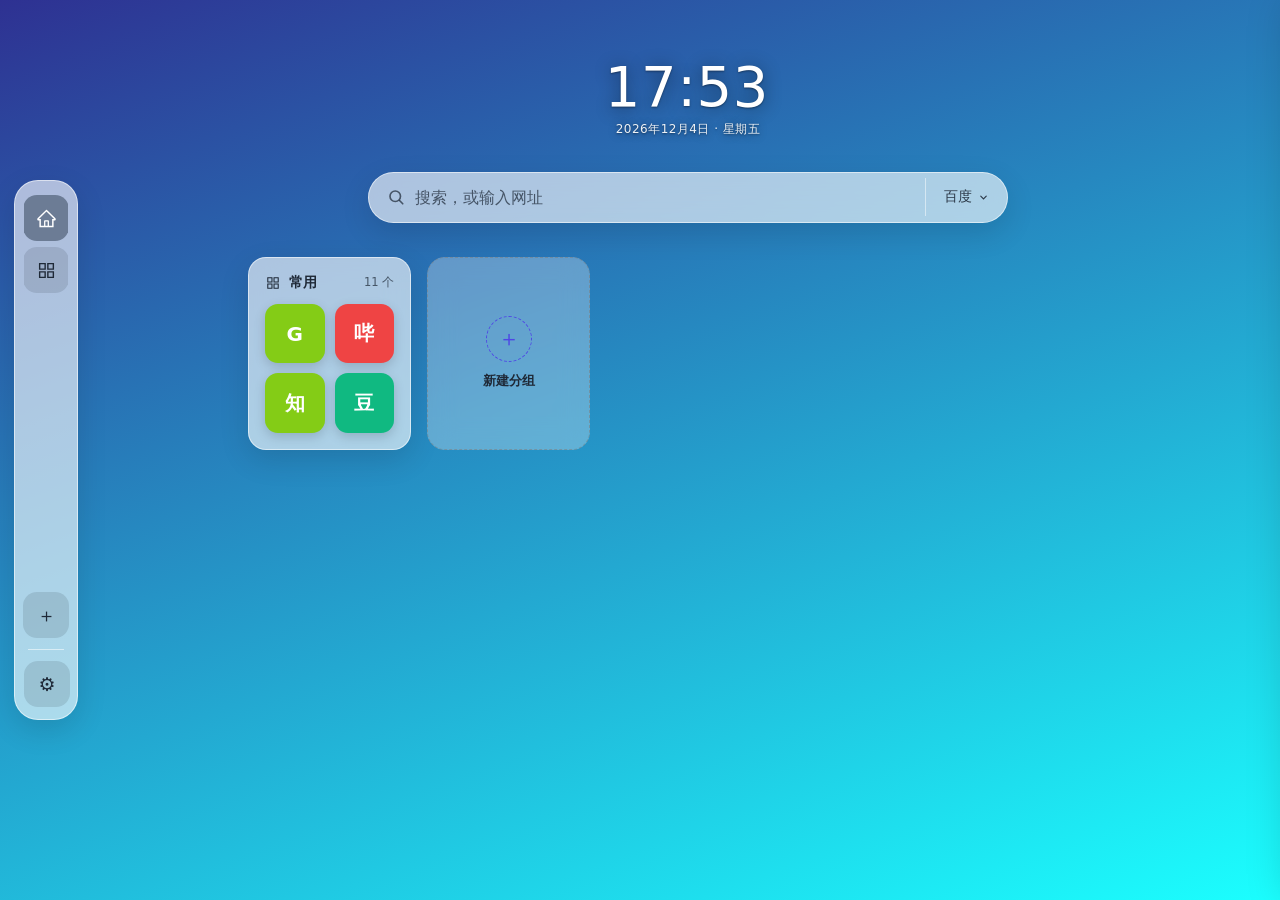
<file: index.html>
<!DOCTYPE html>
<html lang="zh-CN">
<head>
<meta charset="UTF-8">
<meta name="viewport" content="width=device-width, initial-scale=1">
<title>MyTab</title>
<link rel="stylesheet" href="styles.css">
</head>
<body>

<aside class="sidenav" id="sidenav" aria-label="分组导航">
  <nav class="snav-list" id="snavList"></nav>

  <div class="snav-actions">
    <button class="snav-btn" id="snavAdd" type="button" title="新建分组" aria-label="新建分组">
      <span class="snav-btn-ico">＋</span>
    </button>
  </div>

  <div class="snav-sep"></div>
  <button class="snav-btn" id="settingsBtn" type="button" title="设置" aria-label="设置">
    <span class="snav-btn-ico">⚙</span>
  </button>
</aside>

<main class="stage">
  <section class="hero" id="hero" title="点击缩小 / 恢复时间显示">
    <div class="clock" id="clock"><span id="timeText">--:--</span><span class="ampm" id="ampm"></span></div>
    <div class="date" id="date">----</div>
  </section>

  <section class="search-box" id="searchBox">
    <span class="search-icon">
      <svg width="18" height="18" viewBox="0 0 24 24" fill="none" stroke="currentColor" stroke-width="2.2" stroke-linecap="round"><circle cx="11" cy="11" r="7"/><path d="m21 21-4.3-4.3"/></svg>
    </span>
    <input class="search-input" id="searchInput" type="text" placeholder="搜索，或输入网址" autocomplete="off" spellcheck="false">
    <button class="engine-btn" id="engineBtn" type="button"><span id="engineName">百度</span>
      <svg width="11" height="11" viewBox="0 0 24 24" fill="none" stroke="currentColor" stroke-width="2.5" stroke-linecap="round"><path d="m6 9 6 6 6-6"/></svg>
    </button>
    <ul class="engine-menu" id="engineMenu"></ul>
  </section>

  <section class="view view-all active" id="viewAll">
    <div class="folder-grid" id="folderGrid"></div>
  </section>

  <section class="view view-group" id="viewGroup">
    <div class="tiles-row" id="tilesRow">
      <button type="button" class="pager-btn pager-side" id="pagerPrev" aria-label="上一页">‹</button>
      <section class="tiles" id="tiles"></section>
      <button type="button" class="pager-btn pager-side" id="pagerNext" aria-label="下一页">›</button>
    </div>

    <div class="tiles-bar" id="tilesBar">
      <span class="pager-info" id="pagerInfo">1 / 1</span>
    </div>
  </section>
</main>

<div class="mask" id="mask"></div>

<aside class="panel" id="panel" aria-label="设置面板">
  <button class="close" id="panelClose" type="button" aria-label="关闭">✕</button>
  <h2>设置</h2>
  <div class="sub">所有数据仅保存在本机浏览器，不上传、无账号、无广告。</div>

  <h3>外观</h3>
  <div class="seg" id="themeSeg">
    <button type="button" data-theme="system">跟随系统</button>
    <button type="button" data-theme="light">浅色</button>
    <button type="button" data-theme="dark">深色</button>
  </div>

  <h3>时间格式</h3>
  <div class="seg" id="hourSeg">
    <button type="button" data-hour="12">12 小时制</button>
    <button type="button" data-hour="24">24 小时制</button>
  </div>

  <h3>背景 · 渐变</h3>
  <div class="swatches" id="gradSwatches"></div>

  <h3>背景 · 纯色</h3>
  <div class="swatches" id="colorSwatches"></div>

  <h3>背景 · 本地图片</h3>
  <div class="upload-row">
    <button type="button" id="uploadBtn">选择图片…</button>
  </div>
  <div class="hint">支持 jpg/png/webp，建议 ≤ 4MB；恢复默认背景请用「数据管理 → 恢复默认」</div>

  <h3>磁贴</h3>
  <div class="hint">拖动磁贴即可排序（无需进入编辑）。要增删改磁贴，在<b>页面空白处右键 →「编辑当前主页 / 编辑当前分组」</b>进入编辑模式：点击磁贴修改、右上角 ✕ 删除；右键磁贴可打开快捷菜单</div>
  <label class="switch-row">
    <span>显示磁贴名称</span>
    <input type="checkbox" id="showNamesToggle">
    <span class="switch"></span>
  </label>

  <h3>网站图标</h3>
  <div class="upload-row">
    <button type="button" id="favPermBtn">授权获取图标</button>
  </div>
  <div class="hint">不授权时只能猜网站的 /favicon.ico，DeepSeek、豆包等站点会拿不到图标。授权后由后台读取网页里声明的图标地址，图标更准确；拒绝则回退为首字母色块。</div>

  <h3>分组</h3>
  <ul class="group-list" id="groupList"></ul>
  <div class="engine-add">
    <button type="button" id="groupAddBtn2">＋ 新建分组</button>
  </div>
  <div class="hint">点击分组名可编辑名称 / 图标；拖动左侧图标或主页卡片可排序；删除分组会同时删除组内磁贴</div>

  <h3>每页布局</h3>
  <div class="page-layout">
    <label class="sel-label">行数
      <select id="rowsSel">
        <option value="1">1</option>
        <option value="2" selected>2</option>
        <option value="3">3</option>
        <option value="4">4</option>
      </select>
    </label>
    <label class="sel-label">列数
      <select id="colsSel">
        <option value="3">3</option>
        <option value="4">4</option>
        <option value="5">5</option>
        <option value="6">6</option>
        <option value="7" selected>7</option>
        <option value="8">8</option>
      </select>
    </label>
  </div>
  <div class="hint">放不下的磁贴自动进入下一页，磁贴下方可翻页</div>

  <h3>搜索引擎</h3>
  <ul class="engine-list" id="engineList"></ul>
  <div class="engine-add">
    <input id="engineNameInput" type="text" placeholder="名称，如 必应" maxlength="12">
    <input id="engineUrlInput" type="text" placeholder="URL，含 {q}，如 https://…/search?q={q}">
    <button type="button" id="engineAddBtn">添加</button>
  </div>
  <div class="hint">拖动列表可调整顺序，<b>第一位为默认搜索引擎</b>；URL 用 <b>{q}</b> 表示搜索词。点「编辑」可改内置引擎的名称与网址（不会改动 MyTab 自带的默认值），点「删除」可移除不用的条目。</div>

  <h3>数据管理</h3>
  <div class="upload-row">
    <button type="button" id="resetAllBtn" class="dangerbtn">恢复默认</button>
    <button type="button" id="exportBtn">导出配置</button>
    <button type="button" id="importBtn">导入配置</button>
  </div>
  <label class="switch-row">
    <span>导出时包含背景图片</span>
    <input type="checkbox" id="exportBgToggle">
    <span class="switch"></span>
  </label>
  <div class="hint">导出为一个 <b>ZIP 压缩包</b>：里面是配置文件（分组、磁贴、搜索引擎、外观设置）和你的背景图片。导入时选同样的压缩包即可；也兼容旧版导出的单个 JSON 文件。<b>导入会覆盖当前的全部配置</b>，建议先导出一份备份。「恢复默认」会把外观、分组、磁贴、搜索引擎全部还原为出厂值，<b>无法撤销</b>。</div>

  <h3>关于</h3>
  <div class="about">
    MyTab v3.1.1 · 本地快速、零账号、零追踪的新标签页。<br>
    数据只存于本机 localStorage，不上传、无账号、无广告。<br>
    恢复默认外观：背景图片、磁贴、分组数据可用上方的「恢复默认」重置。<br>
    快捷键：按 <b>/</b> 聚焦搜索框。
  </div>
</aside>

<div class="dialog" id="dialog">
  <div class="dialog-card">
    <h3 id="dialogTitle">添加磁贴</h3>
    <label for="tileName">名称</label>
    <input id="tileName" type="text" placeholder="例如：哔哩哔哩" maxlength="12">
    <label for="tileUrl">网址</label>
    <input id="tileUrl" type="text" placeholder="例如：https://www.bilibili.com">
    <label for="tileGroup">所属分组</label>
    <select id="tileGroup"></select>
    <label>图标</label>
    <div class="icon-opts">
      <label class="icon-opt"><input type="radio" name="tileIcon" value="auto"><span>自动获取网站图标</span></label>
      <label class="icon-opt"><input type="radio" name="tileIcon" value="letter"><span>首字母</span></label>
    </div>
    <div class="icon-hint">「自动获取」由浏览器直接请求网站 favicon，失败自动回退首字母；成功获取的图标会缓存在本地。</div>
    <div class="dialog-actions">
      <button class="cancel" id="dialogCancel" type="button">取消</button>
      <button class="ok" id="dialogOk" type="button">添加</button>
    </div>
  </div>
</div>

<div class="ctx-menu" id="ctxMenu" role="menu"></div>
<div class="ctx-menu sub-menu" id="ctxSubMenu" role="menu"></div>

<div class="dialog" id="engineDialog">
  <div class="dialog-card">
    <h3 id="edTitle">编辑搜索引擎</h3>
    <label for="edName">名称</label>
    <input id="edName" type="text" placeholder="例如：Bing" maxlength="12">
    <label for="edUrl">网址</label>
    <input id="edUrl" type="text" placeholder="含 {q}，如 https://…/search?q={q}">
    <div class="icon-hint" id="edHint"></div>
    <div class="dialog-actions">
      <button class="cancel" id="edCancel" type="button">取消</button>
      <button class="ok" id="edOk" type="button">保存</button>
    </div>
  </div>
</div>

<div class="dialog" id="groupDialog">
  <div class="dialog-card">
    <h3 id="gdTitle">新建分组</h3>
    <div id="gdNameRow">
      <label for="gdName">分组名称</label>
      <input id="gdName" type="text" placeholder="例如：工作 / 开发 / 影音" maxlength="12">
    </div>
    <div id="gdIconSection">
      <label for="gdIconSearch">分组图标</label>
      <input id="gdIconSearch" type="text" placeholder="搜索图标名称，如：首页 / 文件夹 / folder" autocomplete="off">
      <div class="icon-pick" id="gdIconPick"></div>
      <div class="icon-hint" id="gdIconHint"></div>
    </div>
    <div class="dialog-actions">
      <button class="cancel" id="gdCancel" type="button">取消</button>
      <button class="ok" id="gdOk" type="button">创建</button>
    </div>
  </div>
</div>

<input type="file" id="fileInput" accept="image/*" hidden>
<input type="file" id="importFileInput" accept="application/zip,application/json,.zip,.json" hidden>

<script src="app.js"></script>
</body>
</html>
</file>
<file: styles.css>
/* ================= MyTab v1.0.0 ================= */

:root {
  --fg: #1f2937;
  --fg-soft: rgba(31, 41, 55, .72);
  --card: rgba(255, 255, 255, .62);
  --card-border: rgba(255, 255, 255, .55);
  --tile-bg: rgba(255, 255, 255, .58);
  --tile-hover: rgba(255, 255, 255, .85);
  --accent: #4f46e5;
  --shadow: 0 10px 30px rgba(0, 0, 0, .12);
  --text-shadow: 0 1px 2px rgba(255, 255, 255, .35);
  --rail-tile: rgba(17, 24, 39, .12);
  --rail-tile-hover: rgba(17, 24, 39, .21);
  --rail-active: rgba(100, 116, 139, .88);
  --rail-active-fg: #fff;
}
html[data-theme="dark"] {
  --fg: #f3f4f6;
  --fg-soft: rgba(243, 244, 246, .68);
  --card: rgba(17, 24, 39, .52);
  --card-border: rgba(255, 255, 255, .09);
  --tile-bg: rgba(31, 41, 55, .62);
  --tile-hover: rgba(55, 65, 81, .8);
  --accent: #818cf8;
  --shadow: 0 10px 30px rgba(0, 0, 0, .45);
  --text-shadow: 0 1px 3px rgba(0, 0, 0, .55);
  --rail-tile: rgba(255, 255, 255, .09);
  --rail-tile-hover: rgba(255, 255, 255, .18);
  --rail-active: rgba(148, 163, 184, .38);
  --rail-active-fg: #fff;
}

* { box-sizing: border-box; margin: 0; padding: 0; }
html, body { height: 100%; }
body {
  font-family: system-ui, -apple-system, "Segoe UI", "Microsoft YaHei", "PingFang SC", sans-serif;
  color: var(--fg);
  background-color: #e8ebf0;
  background-size: cover;
  background-position: center;
  background-attachment: fixed;
  display: flex;
  align-items: flex-start;
  justify-content: center;
  min-height: 100vh;
  padding-left: 96px; /* 让出左侧图标分组栏的位置 */
  transition: color .3s ease;
}
.stage {
  width: min(880px, calc(100vw - 124px));
  display: flex;
  flex-direction: column;
  align-items: center;
  gap: 34px;
  /* 顶部固定起点：切换「主页 / 分组」时时钟不会上下跳 */
  padding: 58px 0 96px;
}

/* ---------- 时钟 / 日期（白色） ---------- */
.hero { text-align: center; user-select: none; cursor: pointer; transition: padding .25s ease; }
.hero:hover .date { opacity: 1; }
.clock { font-size: clamp(64px, 12vw, 158px); font-weight: 300; line-height: 1.05; letter-spacing: .01em; font-variant-numeric: tabular-nums; color: #fff; text-shadow: 0 2px 18px rgba(0, 0, 0, .45), 0 1px 2px rgba(0, 0, 0, .40); transition: font-size .25s ease; }
.clock .ampm { font-size: .22em; font-weight: 500; vertical-align: super; margin-left: .18em; letter-spacing: .06em; color: rgba(255, 255, 255, .88); text-shadow: 0 1px 6px rgba(0, 0, 0, .4); }
.date { font-size: clamp(13px, 1.6vw, 16px); color: rgba(255, 255, 255, .92); text-shadow: 0 1px 10px rgba(0, 0, 0, .45), 0 1px 2px rgba(0, 0, 0, .35); margin-top: 10px; letter-spacing: .04em; transition: margin .25s ease, font-size .25s ease; }

/* 紧凑模式（点击时间/日期切换） */
body.compact-clock .clock { font-size: clamp(34px, 5vw, 56px); }
body.compact-clock .date { font-size: 12px; margin-top: 4px; }
body.compact-clock .hero { padding: 0; }

/* ---------- 搜索 ---------- */
.search-box {
  position: relative;
  z-index: 6; /* 高于磁贴层，避免下拉菜单被图标盖住 */
  display: flex;
  align-items: center;
  width: clamp(320px, 56vw, 640px);
  background: var(--card);
  border: 1px solid var(--card-border);
  border-radius: 999px;
  backdrop-filter: blur(14px);
  -webkit-backdrop-filter: blur(14px);
  box-shadow: var(--shadow);
  transition: box-shadow .25s ease, transform .25s ease;
}
.search-box:focus-within { box-shadow: 0 14px 40px rgba(0,0,0,.18); transform: translateY(-1px); }
.search-icon { flex: none; margin-left: 18px; color: var(--fg-soft); display: flex; }
.search-input {
  flex: 1;
  border: 0;
  outline: 0;
  background: transparent;
  color: var(--fg);
  font-size: 16px;
  padding: 15px 10px;
  font-family: inherit;
  min-width: 0;
}
.search-input::placeholder { color: var(--fg-soft); }
.engine-btn {
  flex: none;
  display: flex; align-items: center; gap: 6px;
  border: 0;
  background: transparent;
  color: var(--fg);
  font-size: 14px;
  font-family: inherit;
  cursor: pointer;
  padding: 10px 18px;
  border-left: 1px solid var(--card-border);
  opacity: .9;
}
.engine-btn:hover { opacity: 1; }
.engine-menu {
  position: absolute;
  top: calc(100% + 8px);
  right: 0;
  min-width: 170px;
  background: var(--card);
  border: 1px solid var(--card-border);
  border-radius: 14px;
  backdrop-filter: blur(18px);
  -webkit-backdrop-filter: blur(18px);
  box-shadow: var(--shadow);
  list-style: none;
  padding: 6px;
  z-index: 30;
  display: none;
  max-height: 60vh;
  overflow-y: auto;
}
.engine-menu.open { display: block; }
.engine-menu li {
  padding: 9px 14px;
  border-radius: 9px;
  font-size: 14px;
  cursor: pointer;
}
.engine-menu li:hover { background: var(--tile-hover); }
.engine-menu li.active { font-weight: 600; color: var(--accent); }

/* ---------- 磁贴 ---------- */
.tiles {
  display: grid;
  grid-template-columns: repeat(var(--page-cols, 7), 92px);
  justify-content: center;
  gap: 18px;
  max-width: 100%;
}
.tile {
  display: flex;
  flex-direction: column;
  align-items: center;
  gap: 8px;
  width: 92px;
  padding: 14px 8px 10px;
  border-radius: 18px;
  text-decoration: none;
  color: var(--fg);
  position: relative;
  cursor: pointer;          /* 悬浮时是普通指针，不是拖拽指针 */
  transition: transform .18s ease, background .18s ease;
}
.tile:active { cursor: grab; }      /* 左键按住时才显示拖拽指针 */
.tile:hover { background: var(--tile-bg); backdrop-filter: blur(10px); -webkit-backdrop-filter: blur(10px); transform: translateY(-4px); }
.tile.dragging { opacity: .35; transform: scale(.96); cursor: grabbing; }
.tile.drop-target { outline: 2px dashed var(--accent); outline-offset: 2px; }
.tile-avatar {
  width: 56px; height: 56px;
  border-radius: 16px;
  display: flex; align-items: center; justify-content: center;
  font-size: 26px; font-weight: 700; color: #fff;
  box-shadow: 0 6px 16px rgba(0,0,0,.18);
  user-select: none;
  overflow: hidden;
}
/* 方案 C：拿到 favicon 后去掉「纯白底板 + 容器阴影」，
   改成图标裸站在背景上，靠 drop-shadow 制造层次。 */
.tile-avatar.has-img {
  background: transparent !important;
  box-shadow: none;
  overflow: visible;          /* 让图标投影溢出容器，不被圆角裁掉 */
}
.tile-avatar .tile-img {
  width: 100%; height: 100%;
  object-fit: contain;
  border-radius: 12px;
  padding: 5px;
  background: transparent;
  box-shadow: none;
  filter: drop-shadow(0 1px 2px rgba(0, 0, 0, .18)) drop-shadow(0 6px 12px rgba(0, 0, 0, .26));
}
.tile-name {
  width: 56px;
  font-size: 12px;
  overflow: hidden;
  text-overflow: ellipsis;
  white-space: nowrap;
  text-align: center;
  text-shadow: var(--text-shadow);
}
.tile-del {
  position: absolute; top: -6px; right: -6px;
  width: 22px; height: 22px; border-radius: 50%;
  border: 0; cursor: pointer;
  background: #ef4444; color: #fff; font-size: 12px; line-height: 1;
  display: none; align-items: center; justify-content: center;
  box-shadow: 0 3px 8px rgba(0,0,0,.25);
}
body.hide-names .tile-name { display: none; }

/* 磁贴名称开关 */
.switch-row {
  display: flex;
  align-items: center;
  justify-content: space-between;
  gap: 10px;
  margin-top: 14px;
  font-size: 13px;
  color: var(--fg);
  cursor: pointer;
  user-select: none;
}
.switch-row input { display: none; }
.switch-row .switch {
  position: relative;
  flex: none;
  width: 40px;
  height: 22px;
  border-radius: 999px;
  background: var(--tile-bg);
  border: 1px solid var(--card-border);
  transition: background .2s ease;
}
.switch-row .switch::after {
  content: '';
  position: absolute;
  top: 2px;
  left: 2px;
  width: 16px;
  height: 16px;
  border-radius: 50%;
  background: #fff;
  box-shadow: 0 1px 3px rgba(0, 0, 0, .25);
  transition: transform .2s ease;
}
.switch-row input:checked + .switch { background: var(--accent); border-color: transparent; }
.switch-row input:checked + .switch::after { transform: translateX(18px); }

body.editing .tile-del { display: flex; }
.tiles-bar {
  display: flex;
  align-items: center;
  justify-content: center;
  gap: 18px;
  margin-top: 4px;
}
.tiles-row {
  display: flex;
  align-items: center;
  justify-content: center;
  gap: 16px;
  width: 100%;
}
.tiles-row .tiles { flex: 0 1 auto; max-width: 100%; }
.pager-btn {
  width: 34px; height: 34px; border-radius: 50%;
  border: 1px solid var(--card-border);
  background: var(--card);
  backdrop-filter: blur(12px);
  -webkit-backdrop-filter: blur(12px);
  color: var(--fg);
  font-size: 18px; line-height: 1;
  cursor: pointer;
  box-shadow: var(--shadow);
  flex: none;
}
.pager-btn:hover:not(:disabled) { background: var(--tile-hover); }
.pager-btn:disabled { opacity: .35; cursor: default; }
.pager-side { display: none; align-items: center; justify-content: center; }
.tiles-row.multi .pager-side { display: flex; }
.pager-info { display: none; font-size: 12.5px; color: var(--fg-soft); }
.tiles-bar.multi .pager-info { display: inline-block; }

/* ---------- 设置 ---------- */
.mask {
  position: fixed; inset: 0;
  background: rgba(0,0,0,.25);
  opacity: 0; pointer-events: none;
  transition: opacity .25s ease;
  z-index: 50;
}
.mask.open { opacity: 1; pointer-events: auto; }
.panel {
  position: fixed; top: 0; right: 0; bottom: 0;
  width: min(390px, 92vw);
  background: var(--card);
  backdrop-filter: blur(22px);
  -webkit-backdrop-filter: blur(22px);
  border-left: 1px solid var(--card-border);
  box-shadow: -12px 0 40px rgba(0,0,0,.18);
  z-index: 60;
  transform: translateX(105%);
  transition: transform .28s ease;
  overflow-y: auto;
  padding: 26px 24px 40px;
  color: var(--fg);
}
.panel.open { transform: translateX(0); }
.panel h2 { font-size: 18px; font-weight: 650; margin-bottom: 4px; }
.panel .sub { font-size: 12.5px; color: var(--fg-soft); margin-bottom: 20px; }
.panel h3 { font-size: 13px; font-weight: 600; color: var(--fg-soft); letter-spacing: .08em; margin: 20px 0 10px; text-transform: uppercase; }
.panel h3:first-of-type { margin-top: 8px; }
.panel .close {
  position: absolute; top: 18px; right: 18px;
  width: 34px; height: 34px; border-radius: 50%;
  border: 1px solid var(--card-border); background: var(--tile-bg); color: var(--fg);
  cursor: pointer; font-size: 15px;
}
.seg { display: flex; background: var(--tile-bg); border-radius: 12px; padding: 4px; gap: 4px; }
.seg button {
  flex: 1; border: 0; background: transparent; color: var(--fg);
  font-family: inherit; font-size: 13.5px; padding: 8px 4px;
  border-radius: 9px; cursor: pointer; opacity: .75;
}
.seg button.active { background: var(--card); box-shadow: 0 2px 8px rgba(0,0,0,.12); opacity: 1; font-weight: 600; }
.swatches { display: grid; grid-template-columns: repeat(6, 1fr); gap: 10px; }
.swatch {
  aspect-ratio: 1; border-radius: 12px; border: 2px solid transparent;
  cursor: pointer; box-shadow: 0 2px 6px rgba(0,0,0,.15);
}
.swatch.active { border-color: var(--accent); }
.upload-row { display: flex; gap: 10px; align-items: center; margin-top: 12px; }
.upload-row button {
  border: 1px solid var(--card-border); background: var(--tile-bg); color: var(--fg);
  font-family: inherit; font-size: 13px; padding: 9px 14px; border-radius: 10px; cursor: pointer;
}
.upload-row button:hover { background: var(--tile-hover); }
.panel .hint { font-size: 12px; color: var(--fg-soft); margin-top: 8px; line-height: 1.6; }
.engine-list { list-style: none; display: flex; flex-direction: column; gap: 6px; }
.engine-list li {
  display: flex; align-items: center; gap: 8px;
  font-size: 13px; padding: 7px 10px;
  background: var(--tile-bg); border-radius: 9px;
  cursor: grab;
}
.engine-list li.dragging { opacity: .4; }
.engine-list li .ename { font-weight: 600; flex: none; }
.engine-list li .eurl { flex: 1; color: var(--fg-soft); overflow: hidden; text-overflow: ellipsis; white-space: nowrap; font-size: 12px; }
.engine-list li .efirst {
  flex: none;
  font-size: 10.5px;
  padding: 2px 7px;
  border-radius: 999px;
  background: var(--accent);
  color: #fff;
  white-space: nowrap;
}
.engine-list li .edel {
  flex: none; border: 0; background: transparent; color: #ef4444;
  cursor: pointer; font-size: 13px; opacity: .7;
}
.engine-list li .edel:hover { opacity: 1; }
.engine-list li .eedit {
  flex: none; border: 0; background: transparent; color: var(--fg-soft);
  cursor: pointer; font-size: 13px; opacity: .7; padding: 0 2px;
}
.engine-list li .eedit:hover { opacity: 1; color: var(--accent); }
.engine-list li .ename { cursor: pointer; }
.engine-list li .ename:hover { color: var(--accent); }
.engine-list li .etag { flex: none; font-size: 11px; color: var(--fg-soft); opacity: .7; }
.engine-add { display: flex; gap: 8px; margin-top: 10px; flex-wrap: wrap; }
.engine-add input {
  flex: 1; min-width: 100px;
  padding: 9px 11px; border-radius: 9px; font-size: 12.5px;
  border: 1px solid var(--card-border); background: var(--tile-bg); color: var(--fg);
  font-family: inherit; outline: none;
}
.engine-add input:focus { border-color: var(--accent); }
.engine-add button {
  flex: none; border: 0; border-radius: 9px; padding: 9px 14px;
  background: var(--accent); color: #fff; font-family: inherit; font-size: 12.5px; cursor: pointer;
}
/* 「恢复默认」这类次要操作：低调的描边按钮，不抢主按钮的视觉重量 */
.engine-add button.linkbtn {
  background: transparent; color: var(--fg-soft);
  border: 1px solid var(--card-border); padding: 7px 12px;
  text-decoration: none; text-underline-offset: 3px;
}
.engine-add button.linkbtn:hover { color: var(--accent); border-color: var(--accent); }
/* 破坏性操作（「全部恢复默认」）：红色描边，和普通按钮明显区分 */
.dangerbtn {
  border: 1px solid rgba(239, 68, 68, .55); background: transparent; color: #ef4444;
  font-family: inherit; font-size: 12.5px; padding: 8px 14px; border-radius: 9px; cursor: pointer;
}
.dangerbtn:hover { border-color: #ef4444; background: rgba(239, 68, 68, .1); }
.panel .about { font-size: 12.5px; color: var(--fg-soft); line-height: 1.7; }
.page-layout { display: flex; gap: 14px; margin-top: 4px; }
.sel-label { display: flex; align-items: center; gap: 8px; font-size: 13px; color: var(--fg); }
.sel-label select {
  border: 1px solid var(--card-border);
  background: var(--tile-bg);
  color: var(--fg);
  font-family: inherit;
  font-size: 13px;
  padding: 6px 10px;
  border-radius: 9px;
  cursor: pointer;
  outline: none;
}
.sel-label select:focus { border-color: var(--accent); }

/* ---------- 左侧图标分组栏（WeTab 风格） ---------- */
.sidenav {
  position: fixed;
  left: 14px;
  top: 20vh;                 /* 固定为页面高度的 60%，垂直居中 */
  width: 64px;
  height: 60vh;
  display: flex;
  flex-direction: column;
  align-items: stretch;
  gap: 6px;
  padding: 12px 9px;
  background: var(--card);
  border: 1px solid var(--card-border);
  border-radius: 24px;
  box-shadow: var(--shadow);
  color: var(--fg);
  z-index: 40;
}
.snav-sep { height: 1px; background: var(--card-border); margin: 5px 4px; flex: none; }
.snav-list {
  display: flex; flex-direction: column; align-items: center; gap: 6px;
  flex: 1 1 auto; width: 100%;
  overflow-y: auto; min-height: 0;
  overscroll-behavior: contain;
  padding: 2px 0;
  scrollbar-width: none;
}
.snav-list::-webkit-scrollbar { width: 0; height: 0; }
.snav-item {
  position: relative;
  display: flex; align-items: center; justify-content: center;
  width: 46px; height: 46px;
  padding: 0;
  border-radius: 14px;
  background: var(--rail-tile);
  color: var(--fg);
  cursor: pointer;
  user-select: none;
  flex: none;
  transition: background .16s ease, transform .16s ease;
}
.snav-item:hover { background: var(--rail-tile-hover); }
.snav-item.active { background: var(--rail-active); color: var(--rail-active-fg); }
.snav-ico {
  width: 100%; height: 100%;
  display: flex; align-items: center; justify-content: center;
  font-size: 21px; line-height: 1; text-align: center;
}
.snav-item.drop-target { background: var(--accent); color: #fff; transform: scale(1.05); box-shadow: 0 0 0 3px rgba(79, 70, 229, .28); }
.snav-item.drop-before::before,
.snav-item.drop-after::after {
  content: '';
  position: absolute;
  left: 5px; right: 5px;
  height: 2px;
  border-radius: 2px;
  background: var(--accent);
}
.snav-item.drop-before::before { top: -4px; }
.snav-item.drop-after::after { bottom: -4px; }
.snav-item.dragging { opacity: .4; }
.snav-item:focus-visible,
.snav-btn:focus-visible,
.tile:focus-visible { outline: 2px solid var(--accent); outline-offset: 2px; }
.snav-actions {
  display: flex; flex-direction: column; align-items: center; gap: 6px;
  flex: none; width: 100%;
}
.snav-btn {
  width: 46px; height: 46px;
  display: flex; align-items: center; justify-content: center;
  padding: 0;
  border: 0;
  border-radius: 14px;
  background: var(--rail-tile);
  color: var(--fg);
  font-family: inherit;
  font-size: 13.5px;
  cursor: pointer;
  text-align: center;
  transition: background .16s ease, color .16s ease;
}
.snav-btn:hover { background: var(--rail-tile-hover); }
.snav-btn.active { background: var(--rail-active); color: #fff; }
.snav-btn-ico { flex: none; width: auto; text-align: center; font-size: 19px; line-height: 1; }
.snav-btn-tx { display: none; }

/* 分组名 tooltip */
.snav-tip {
  position: fixed;
  left: 0; top: 0;
  z-index: 360;
  display: flex; align-items: center; gap: 8px;
  max-width: 240px;
  padding: 8px 12px;
  border-radius: 9px;
  background: rgba(17, 24, 39, .92);
  color: #fff;
  font-size: 12.5px;
  line-height: 1.2;
  white-space: nowrap;
  pointer-events: none;
  transform: translateY(-50%);
  box-shadow: 0 6px 20px rgba(0, 0, 0, .22);
}
.snav-tip.show { opacity: 1; }
.snav-tip::before {
  content: '';
  position: absolute;
  left: -5px; top: 50%;
  width: 10px; height: 10px;
  background: rgba(17, 24, 39, .92);
  border-radius: 2px;
  transform: translateY(-50%) rotate(45deg);
}
.snav-tip .tip-count { color: rgba(255, 255, 255, .6); font-size: 11px; }
.snav-tip .tip-hint { color: rgba(255, 255, 255, .4); font-size: 10.5px; }

/* ---------- 视图切换：全部（文件夹卡片墙）/ 分组 ---------- */
.view { width: 100%; display: none; }
.view.active { display: block; }
.folder-grid { display: grid; grid-template-columns: repeat(auto-fill, minmax(158px, 1fr)); gap: 16px; }
.folder-card {
  position: relative;
  display: flex;
  flex-direction: column;
  gap: 12px;
  padding: 16px;
  border-radius: 18px;
  border: 1px solid var(--card-border);
  background: var(--card);
  backdrop-filter: blur(14px);
  -webkit-backdrop-filter: blur(14px);
  box-shadow: var(--shadow);
  color: var(--fg);
  font-family: inherit;
  text-align: left;
  cursor: pointer;
  transition: transform .18s ease, background .18s ease;
}
.folder-card:hover { transform: translateY(-4px); background: var(--tile-hover); }
.folder-card:focus-visible { outline: 2px solid var(--accent); outline-offset: 3px; }
.folder-card.drop-target { outline: 2px dashed var(--accent); outline-offset: 3px; }
.folder-card.dragging { opacity: .42; transform: scale(.97); }
.folder-card.drop-before::before,
.folder-card.drop-after::after {
  content: '';
  position: absolute;
  top: 10px; bottom: 10px;
  width: 3px;
  border-radius: 3px;
  background: var(--accent);
}
.folder-card.drop-before::before { left: -9px; }
.folder-card.drop-after::after { right: -9px; }
.folder-previews {
  display: grid;
  grid-template-columns: repeat(2, 1fr);
  gap: 10px;
}
.fp {
  display: flex;
  align-items: center;
  justify-content: center;
  aspect-ratio: 1;              /* 固定方块：3 个以上图标也不会被压扁变小 */
  border-radius: 13px;
  font-size: 20px;
  font-weight: 700;
  color: #fff;
  box-shadow: 0 4px 12px rgba(0, 0, 0, .16);
  overflow: hidden;
}
.fp.empty { background: var(--tile-bg); border: 1px dashed var(--card-border); color: var(--fg-soft); font-weight: 400; font-size: 16px; }
.fp img {
  width: 100%; height: 100%;
  object-fit: contain;
  padding: 4px;
  background: transparent;
  box-shadow: none;
  filter: drop-shadow(0 1px 2px rgba(0, 0, 0, .16)) drop-shadow(0 4px 8px rgba(0, 0, 0, .26));
}
.fp.has-icon { background: transparent !important; box-shadow: none; overflow: visible; }

/* 文件夹墙末尾的「新建分组」卡片 */
.folder-card.new-folder {
  align-items: center;
  justify-content: center;
  gap: 10px;
  border-style: dashed;
  border-color: rgba(127, 127, 127, .55);
  background: rgba(255, 255, 255, .28);
  box-shadow: none;
  color: var(--fg-soft);
  min-height: 150px;
}
.folder-card.new-folder:hover {
  border-color: var(--accent);
  color: var(--accent);
  background: var(--tile-bg);
  box-shadow: var(--shadow);
}
html[data-theme="dark"] .folder-card.new-folder { background: rgba(31, 41, 55, .34); }
.nf-plus {
  width: 46px; height: 46px;
  border-radius: 50%;
  border: 1px dashed currentColor;
  display: flex; align-items: center; justify-content: center;
  font-size: 22px; line-height: 1;
  color: var(--accent);
}
.nf-label { font-size: 13px; font-weight: 600; color: var(--fg); }

.folder-meta { display: flex; align-items: center; gap: 8px; }
.folder-meta .femoji { font-size: 16px; display: flex; align-items: center; justify-content: center; flex: none; }
.folder-meta .fname { font-size: 14px; font-weight: 600; flex: 1; overflow: hidden; text-overflow: ellipsis; white-space: nowrap; }
.folder-meta .fcount { font-size: 11.5px; color: var(--fg-soft); }
.folder-del {
  position: absolute; top: -7px; right: -7px;
  width: 23px; height: 23px; border-radius: 50%;
  border: 0; background: #ef4444; color: #fff; font-size: 12px; cursor: pointer; display: none;
  box-shadow: 0 3px 8px rgba(0, 0, 0, .25);
}
body.editing .folder-del { display: flex; align-items: center; justify-content: center; }

.empty-hint { text-align: center; font-size: 13px; color: var(--fg-soft); padding: 34px 0; }
.tiles .empty-hint { grid-column: 1 / -1; width: 100%; max-width: 460px; margin: 0 auto; line-height: 1.7; }

/* ---------- 设置面板里的分组列表 ---------- */
.group-list { list-style: none; display: flex; flex-direction: column; gap: 6px; }
.group-list li {
  display: flex; align-items: center; gap: 8px;
  font-size: 13px; padding: 7px 10px;
  background: var(--tile-bg); border-radius: 9px;
}
.group-list li .gemoji { font-size: 15px; display: flex; align-items: center; justify-content: center; flex: none; }
.group-list li .gname { font-weight: 600; flex: 1; cursor: pointer; overflow: hidden; text-overflow: ellipsis; white-space: nowrap; }
.group-list li .gname:hover { color: var(--accent); }
.group-list li .gcount { font-size: 11px; color: var(--fg-soft); }
.group-list li .gdel { flex: none; border: 0; background: transparent; color: #ef4444; cursor: pointer; font-size: 13px; opacity: .7; }
.group-list li .gdel:hover { opacity: 1; }

/* ---------- 右键菜单 ---------- */
.ctx-menu {
  position: fixed;
  z-index: 300;
  min-width: 210px;
  background: var(--card);
  border: 1px solid var(--card-border);
  border-radius: 13px;
  backdrop-filter: blur(20px);
  -webkit-backdrop-filter: blur(20px);
  box-shadow: var(--shadow);
  padding: 6px;
  display: none;
  color: var(--fg);
}
.ctx-menu.open { display: block; }
.ctx-item {
  display: flex; align-items: center; gap: 10px;
  padding: 9px 13px;
  border-radius: 8px;
  font-size: 13.5px;
  cursor: pointer;
  white-space: nowrap;
  user-select: none;
}
.ctx-item:hover { background: var(--tile-hover); }
.ctx-item.danger { color: #ef4444; }
.ctx-item.disabled { opacity: .4; cursor: default; }
.ctx-item.disabled:hover { background: transparent; }
.ctx-item .arrow { margin-left: auto; opacity: .6; }
.ctx-item .check { margin-left: auto; color: var(--accent); font-weight: 700; }
.ctx-item .mi-ico {
  flex: none; width: 16px; height: 16px;
  display: inline-flex; align-items: center; justify-content: center;
  opacity: .85;
}
.ctx-item .mi-ico svg { display: block; width: 100%; height: 100%; }
.ctx-item .mi-label { flex: 1; overflow: hidden; text-overflow: ellipsis; }
.ctx-sep { height: 1px; background: var(--card-border); margin: 6px 10px; }

/* ---------- 分组图标选择（iconfont SVG） ---------- */
.icon-pick {
  display: grid;
  grid-template-columns: repeat(10, 1fr);
  gap: 5px;
  margin: 12px 0 4px;
  max-height: 232px;
  overflow-y: auto;
  padding: 2px 4px 2px 0;
  scrollbar-width: thin;
  scrollbar-color: var(--card-border) transparent;
}
.icon-pick-btn {
  aspect-ratio: 1;
  display: flex; align-items: center; justify-content: center;
  border-radius: 8px;
  border: 1px solid transparent;
  background: var(--tile-bg);
  color: var(--fg);
  cursor: pointer;
  font-family: inherit;
  font-size: 0;
  padding: 0;
  transition: background .15s ease, border-color .15s ease, color .15s ease;
}
.icon-pick-btn svg { display: block; width: 20px; height: 20px; }
.icon-pick-btn:hover { background: var(--tile-hover); }
.icon-pick-btn:focus-visible { outline: 2px solid var(--accent); outline-offset: 1px; }
.icon-pick-btn.active { border-color: var(--accent); background: var(--tile-hover); color: var(--accent); }
.icon-pick-empty { grid-column: 1 / -1; padding: 18px 4px; text-align: center; font-size: 12px; color: var(--fg-soft); }

/* 分组图标本体：字号决定大小，颜色跟随所在的图标栏 / 卡片 / 标题 */
.snav-ico svg,
.folder-meta .femoji svg,
.group-list li .gemoji svg { display: block; width: 1em; height: 1em; }

/* ---------- 轻提示 ---------- */
.toast {
  position: fixed;
  left: 50%; bottom: 88px;
  transform: translateX(-50%) translateY(8px);
  background: rgba(17, 24, 39, .9);
  color: #fff;
  font-size: 13px;
  padding: 9px 18px;
  border-radius: 999px;
  opacity: 0;
  pointer-events: none;
  transition: opacity .2s ease, transform .2s ease;
  z-index: 400;
}
.toast.show { opacity: 1; transform: translateX(-50%) translateY(0); }

/* ---------- 添加/编辑磁贴弹窗 ---------- */
.dialog {
  position: fixed; inset: 0; z-index: 80;
  display: none; align-items: center; justify-content: center;
  background: rgba(0,0,0,.35);
}
.dialog.open { display: flex; }
.dialog-card {
  width: min(370px, 88vw);
  background: var(--card);
  backdrop-filter: blur(24px);
  -webkit-backdrop-filter: blur(24px);
  border: 1px solid var(--card-border);
  border-radius: 18px;
  padding: 24px;
  box-shadow: var(--shadow);
}
.dialog-card h3 { font-size: 16px; margin-bottom: 14px; }
.dialog-card label { display: block; font-size: 12.5px; color: var(--fg-soft); margin: 10px 0 5px; }
.dialog-card input {
  width: 100%; padding: 10px 12px; border-radius: 10px;
  border: 1px solid var(--card-border); background: var(--tile-bg); color: var(--fg);
  font-size: 14px; font-family: inherit; outline: none;
}
.dialog-card input:focus { border-color: var(--accent); }
.dialog-card select {
  width: 100%; padding: 10px 12px; border-radius: 10px;
  border: 1px solid var(--card-border); background: var(--tile-bg); color: var(--fg);
  font-size: 14px; font-family: inherit; outline: none; cursor: pointer;
}
.dialog-card select:focus { border-color: var(--accent); }
.icon-opts { display: flex; gap: 10px; margin-top: 4px; }
.icon-opt {
  flex: 1;
  display: flex; align-items: center; gap: 8px;
  margin: 0 !important;
  padding: 9px 12px;
  border-radius: 10px;
  border: 1px solid var(--card-border);
  background: var(--tile-bg);
  color: var(--fg);
  font-size: 13px;
  cursor: pointer;
}
.icon-opt input { width: auto; margin: 0; accent-color: var(--accent); }
.icon-hint { font-size: 11.5px; color: var(--fg-soft); margin-top: 12px; line-height: 1.5; }
.dialog-actions { display: flex; justify-content: flex-end; gap: 10px; margin-top: 18px; }
.dialog-actions button {
  border: 0; border-radius: 10px; padding: 9px 16px; font-family: inherit; font-size: 13.5px; cursor: pointer;
}
.dialog-actions .cancel { background: var(--tile-bg); color: var(--fg); }
.dialog-actions .ok { background: var(--accent); color: #fff; }

@media (max-width: 980px) {
  body { padding-left: 82px; }
  .stage { width: min(860px, calc(100vw - 100px)); }
  .sidenav { width: 58px; left: 10px; top: 20vh; height: 60vh; padding: 10px 6px; border-radius: 20px; }
  .snav-item, .snav-btn { width: 42px; height: 42px; border-radius: 13px; }
  .snav-ico { font-size: 18px; }
}
@media (max-width: 640px) {
  body { padding-left: 72px; }
  .stage { width: calc(100vw - 88px); gap: 26px; padding-top: 24px; }
  .sidenav { width: 54px; left: 8px; top: 20vh; height: 60vh; padding: 8px 5px; border-radius: 18px; }
  .snav-item, .snav-btn { width: 40px; height: 40px; border-radius: 12px; }
  .snav-ico { font-size: 17px; }
  .tiles { gap: 10px; justify-content: flex-start; overflow-x: auto; width: 100%; }
  .tile { width: 84px; }
}
</file>
